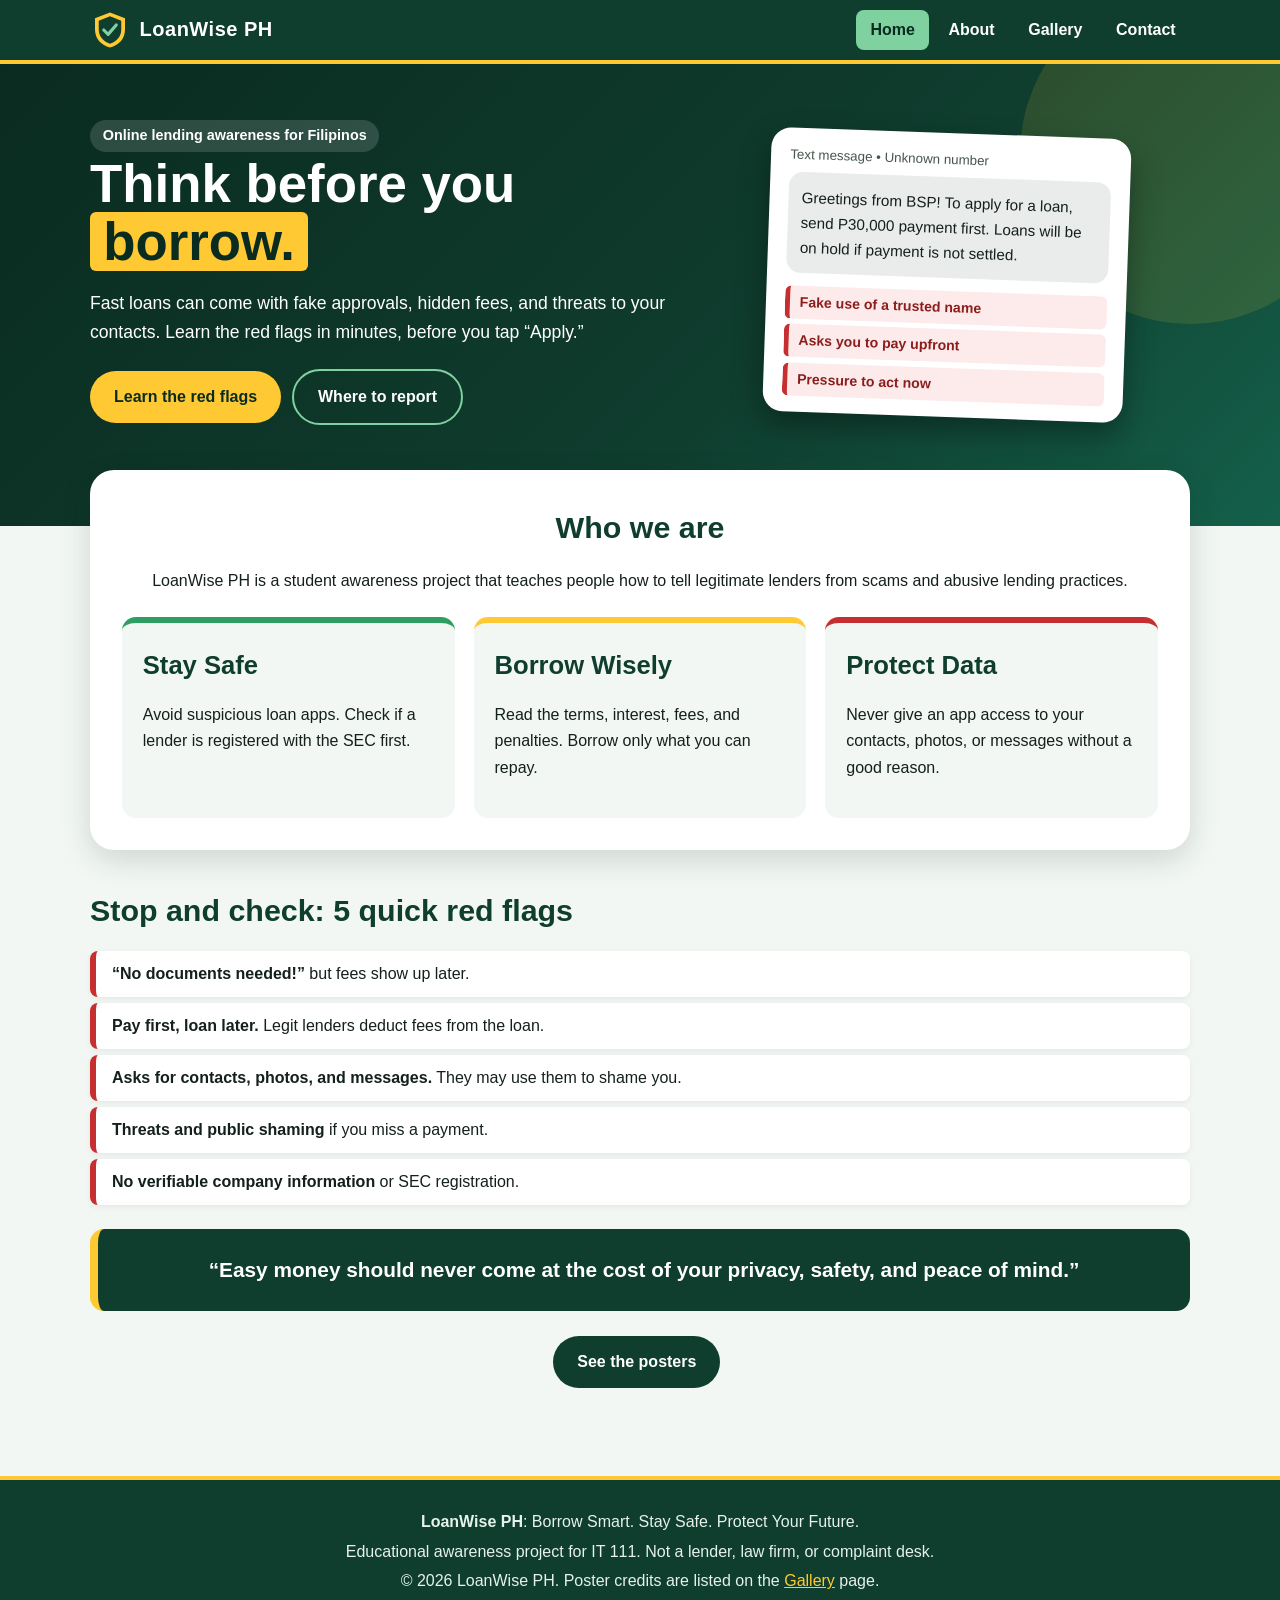
<file: index.html>
<!DOCTYPE html>
<html lang="en">
<head>
<meta charset="UTF-8">
<meta name="viewport" content="width=device-width, initial-scale=1">
<title>Home | LoanWise PH</title>
<meta name="description" content="Learn to spot online lending scams, hidden fees, and abusive collection in the Philippines.">
<link rel="icon" href="logo.svg" type="image/svg+xml">
<link rel="stylesheet" href="style.css">
</head>
<body>
<a class="skip" href="#main">Skip to main content</a>
<header class="site"><div class="container">
<a class="brand" href="index.html"><img src="logo.svg" alt="" width="40" height="40">LoanWise PH</a>
<nav aria-label="Main navigation"><ul><li><a href="index.html" aria-current="page">Home</a></li><li><a href="about.html">About</a></li><li><a href="gallery.html">Gallery</a></li><li><a href="contact.html">Contact</a></li></ul></nav>
</div></header>
<main id="main">
<section class="hero"><div class="container">
<div>
<span class="tag">Online lending awareness for Filipinos</span>
<h1>Think before you <span class="hl">borrow.</span></h1>
<p>Fast loans can come with fake approvals, hidden fees, and threats to your contacts. Learn the red flags in minutes, before you tap &ldquo;Apply.&rdquo;</p>
<a class="btn btn-primary" href="about.html">Learn the red flags</a>
<a class="btn btn-ghost" href="contact.html">Where to report</a>
</div>
<div class="sms" role="img" aria-label="Example of a scam text message with three red flags marked">
<small>Text message &bull; Unknown number</small>
<div class="bubble">Greetings from BSP! To apply for a loan, send P30,000 payment first. Loans will be on hold if payment is not settled.</div>
<ul class="flags"><li>Fake use of a trusted name</li><li>Asks you to pay upfront</li><li>Pressure to act now</li></ul>
</div>
</div></section>
<div class="container"><div class="card-panel">
<h2 class="center">Who we are</h2>
<p class="center">LoanWise PH is a student awareness project that teaches people how to tell legitimate lenders from scams and abusive lending practices.</p>
<div class="grid3" style="margin-top:1.4rem">
<article class="feature"><div class="big">Stay Safe</div><p>Avoid suspicious loan apps. Check if a lender is registered with the SEC first.</p></article>
<article class="feature"><div class="big">Borrow Wisely</div><p>Read the terms, interest, fees, and penalties. Borrow only what you can repay.</p></article>
<article class="feature"><div class="big">Protect Data</div><p>Never give an app access to your contacts, photos, or messages without a good reason.</p></article>
</div></div></div>
<section><div class="container">
<h2>Stop and check: 5 quick red flags</h2>
<ul class="redflags">
<li><strong>&ldquo;No documents needed!&rdquo;</strong> but fees show up later.</li>
<li><strong>Pay first, loan later.</strong> Legit lenders deduct fees from the loan.</li>
<li><strong>Asks for contacts, photos, and messages.</strong> They may use them to shame you.</li>
<li><strong>Threats and public shaming</strong> if you miss a payment.</li>
<li><strong>No verifiable company information</strong> or SEC registration.</li>
</ul>
<p class="quote" style="margin-top:1.5rem">&ldquo;Easy money should never come at the cost of your privacy, safety, and peace of mind.&rdquo;</p>
<p class="center"><a class="btn btn-dark" href="gallery.html">See the posters</a></p>
</div></section>
</main>
<footer><div class="container">
<p><strong>LoanWise PH</strong>: Borrow Smart. Stay Safe. Protect Your Future.</p>
<p>Educational awareness project for IT 111. Not a lender, law firm, or complaint desk.</p>
<p>&copy; 2026 LoanWise PH. Poster credits are listed on the <a href="gallery.html">Gallery</a> page.</p>
</div></footer>

</body>
</html>
</file>
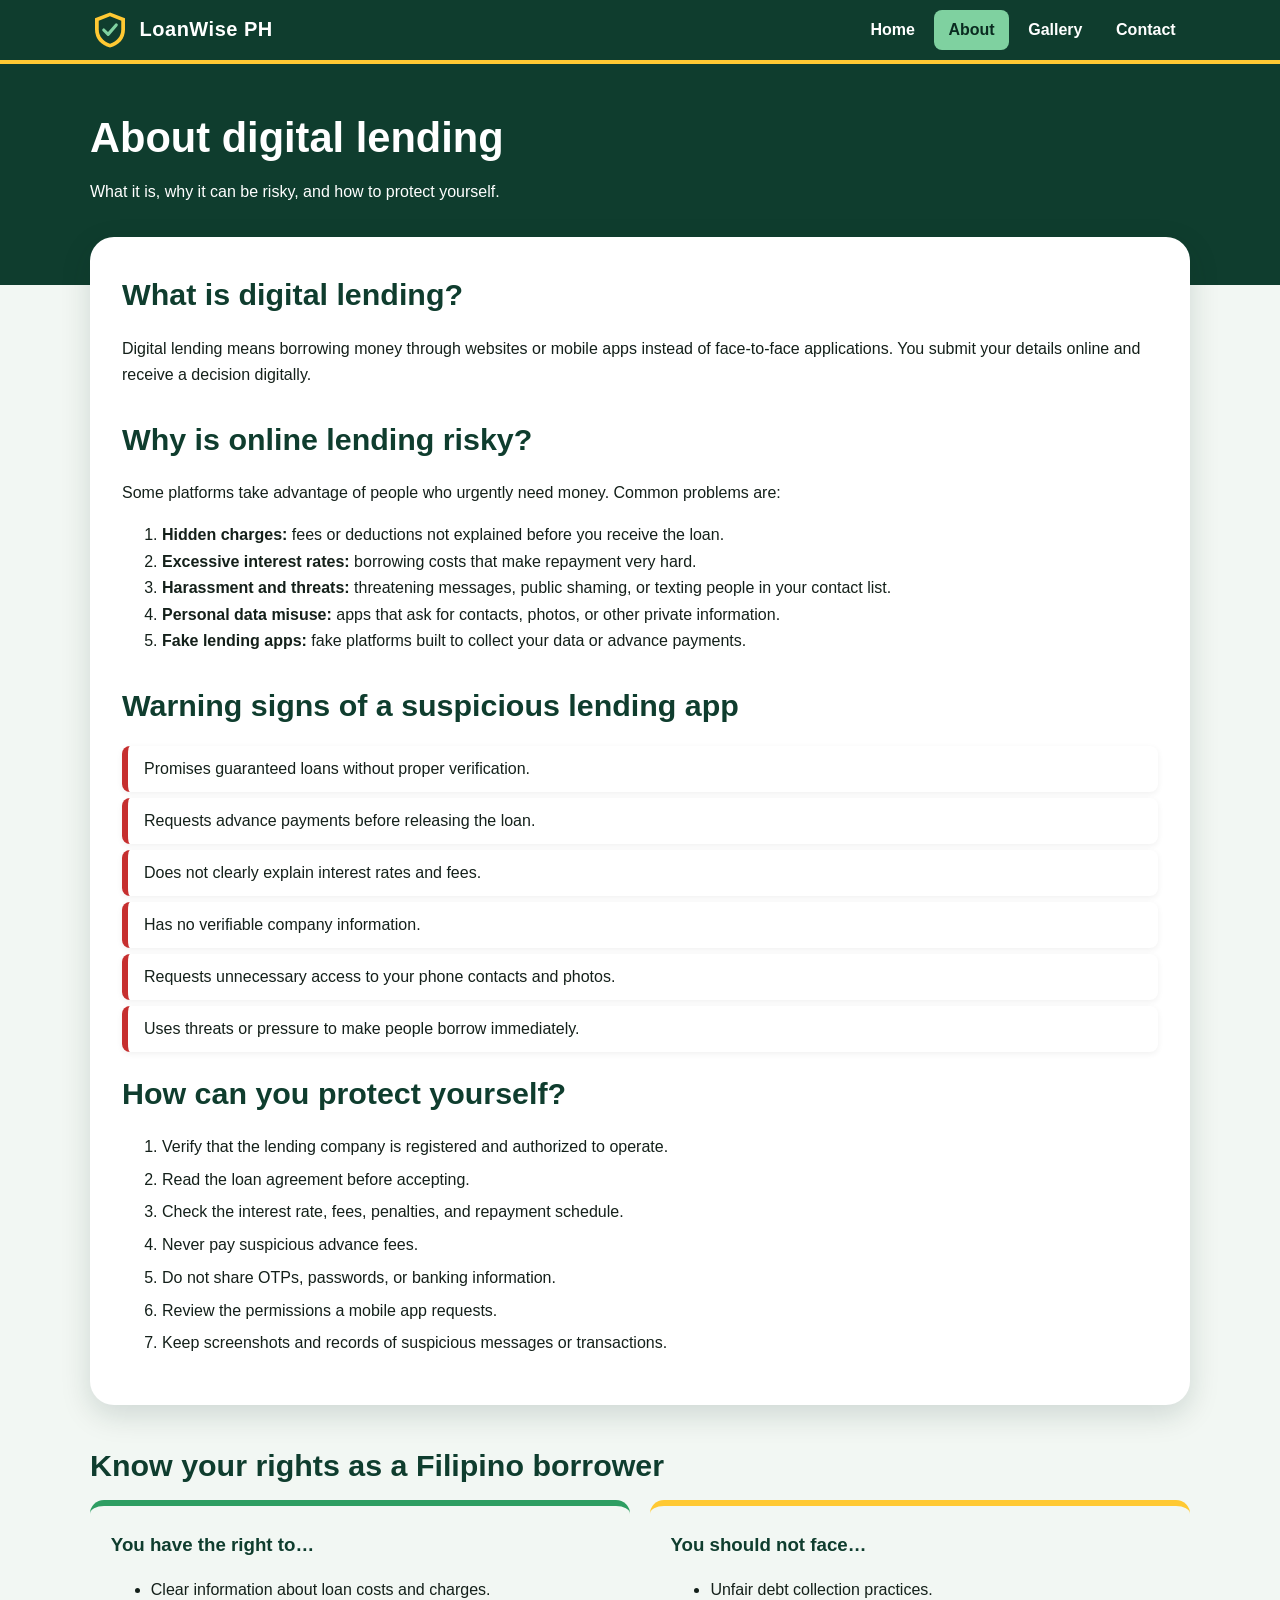
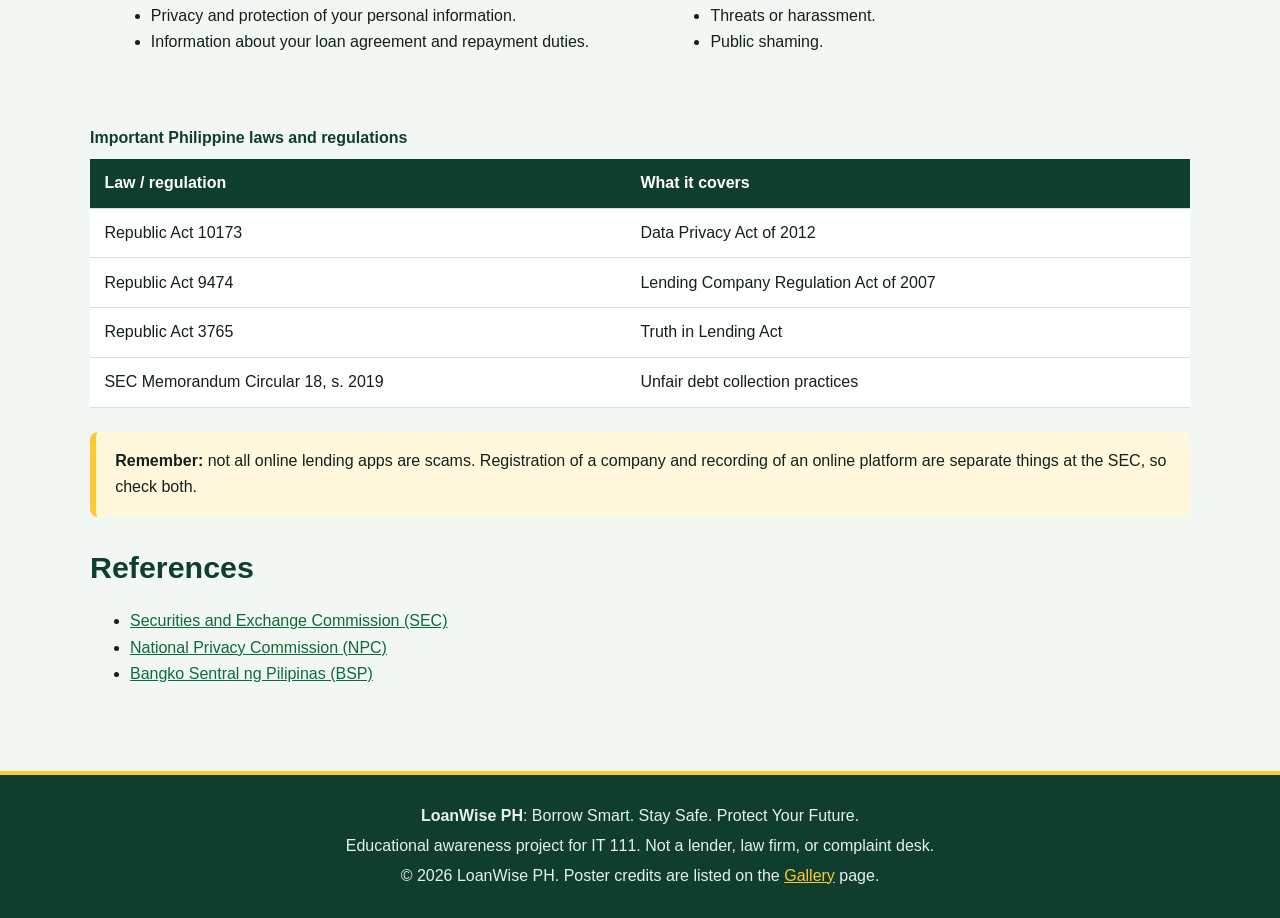
<file: about.html>
<!DOCTYPE html>
<html lang="en">
<head>
<meta charset="UTF-8">
<meta name="viewport" content="width=device-width, initial-scale=1">
<title>About | LoanWise PH</title>
<meta name="description" content="What digital lending is, its risks, warning signs, and Filipino borrower rights.">
<link rel="icon" href="logo.svg" type="image/svg+xml">
<link rel="stylesheet" href="style.css">
</head>
<body>
<a class="skip" href="#main">Skip to main content</a>
<header class="site"><div class="container">
<a class="brand" href="index.html"><img src="logo.svg" alt="" width="40" height="40">LoanWise PH</a>
<nav aria-label="Main navigation"><ul><li><a href="index.html">Home</a></li><li><a href="about.html" aria-current="page">About</a></li><li><a href="gallery.html">Gallery</a></li><li><a href="contact.html">Contact</a></li></ul></nav>
</div></header>
<main id="main">
<div class="page-title"><div class="container"><h1>About digital lending</h1><p>What it is, why it can be risky, and how to protect yourself.</p></div></div>
<div class="container"><div class="card-panel" style="margin-top:-3rem">
<h2>What is digital lending?</h2>
<p>Digital lending means borrowing money through websites or mobile apps instead of face-to-face applications. You submit your details online and receive a decision digitally.</p>
<h2 style="margin-top:1.6rem">Why is online lending risky?</h2>
<p>Some platforms take advantage of people who urgently need money. Common problems are:</p>
<ol>
<li><strong>Hidden charges:</strong> fees or deductions not explained before you receive the loan.</li>
<li><strong>Excessive interest rates:</strong> borrowing costs that make repayment very hard.</li>
<li><strong>Harassment and threats:</strong> threatening messages, public shaming, or texting people in your contact list.</li>
<li><strong>Personal data misuse:</strong> apps that ask for contacts, photos, or other private information.</li>
<li><strong>Fake lending apps:</strong> fake platforms built to collect your data or advance payments.</li>
</ol>
<h2 style="margin-top:1.6rem">Warning signs of a suspicious lending app</h2>
<ul class="redflags">
<li>Promises guaranteed loans without proper verification.</li>
<li>Requests advance payments before releasing the loan.</li>
<li>Does not clearly explain interest rates and fees.</li>
<li>Has no verifiable company information.</li>
<li>Requests unnecessary access to your phone contacts and photos.</li>
<li>Uses threats or pressure to make people borrow immediately.</li>
</ul>
<h2>How can you protect yourself?</h2>
<ol class="checklist">
<li>Verify that the lending company is registered and authorized to operate.</li>
<li>Read the loan agreement before accepting.</li>
<li>Check the interest rate, fees, penalties, and repayment schedule.</li>
<li>Never pay suspicious advance fees.</li>
<li>Do not share OTPs, passwords, or banking information.</li>
<li>Review the permissions a mobile app requests.</li>
<li>Keep screenshots and records of suspicious messages or transactions.</li>
</ol>
</div></div>
<section><div class="container">
<h2>Know your rights as a Filipino borrower</h2>
<div class="grid2">
<div class="feature"><h3>You have the right to&hellip;</h3><ul>
<li>Clear information about loan costs and charges.</li>
<li>Privacy and protection of your personal information.</li>
<li>Information about your loan agreement and repayment duties.</li></ul></div>
<div class="feature"><h3>You should not face&hellip;</h3><ul>
<li>Unfair debt collection practices.</li>
<li>Threats or harassment.</li>
<li>Public shaming.</li></ul></div>
</div>
<div class="table-wrap" style="margin-top:1.5rem"><table>
<caption>Important Philippine laws and regulations</caption>
<thead><tr><th scope="col">Law / regulation</th><th scope="col">What it covers</th></tr></thead>
<tbody>
<tr><td>Republic Act 10173</td><td>Data Privacy Act of 2012</td></tr>
<tr><td>Republic Act 9474</td><td>Lending Company Regulation Act of 2007</td></tr>
<tr><td>Republic Act 3765</td><td>Truth in Lending Act</td></tr>
<tr><td>SEC Memorandum Circular 18, s. 2019</td><td>Unfair debt collection practices</td></tr>
</tbody></table></div>
<p class="notice" style="margin-top:1.5rem"><strong>Remember:</strong> not all online lending apps are scams. Registration of a company and recording of an online platform are separate things at the SEC, so check both.</p>
<h2 style="margin-top:1.6rem">References</h2>
<ul>
<li><a href="https://www.sec.gov.ph/" target="_blank" rel="noopener">Securities and Exchange Commission (SEC)</a></li>
<li><a href="https://privacy.gov.ph/" target="_blank" rel="noopener">National Privacy Commission (NPC)</a></li>
<li><a href="https://www.bsp.gov.ph/" target="_blank" rel="noopener">Bangko Sentral ng Pilipinas (BSP)</a></li>
</ul>
</div></section>
</main>
<footer><div class="container">
<p><strong>LoanWise PH</strong>: Borrow Smart. Stay Safe. Protect Your Future.</p>
<p>Educational awareness project for IT 111. Not a lender, law firm, or complaint desk.</p>
<p>&copy; 2026 LoanWise PH. Poster credits are listed on the <a href="gallery.html">Gallery</a> page.</p>
</div></footer>

</body>
</html>
</file>
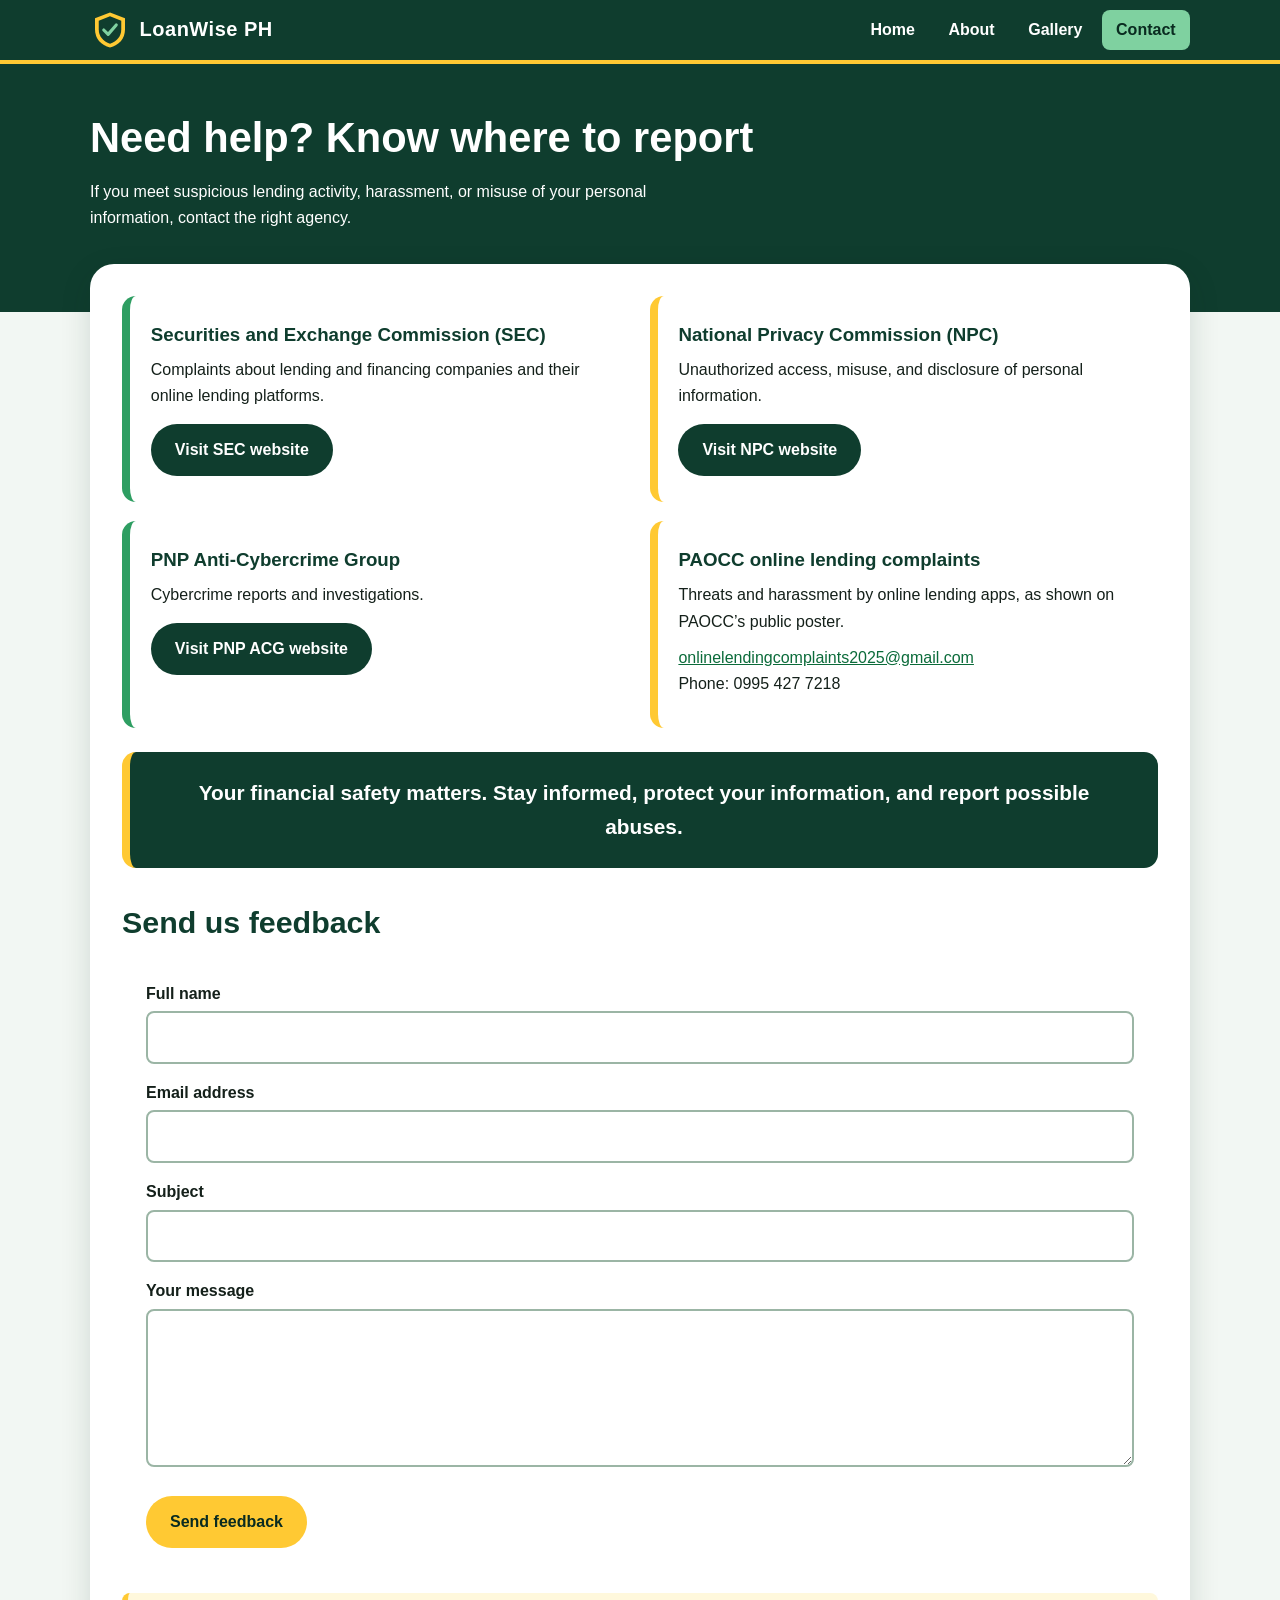
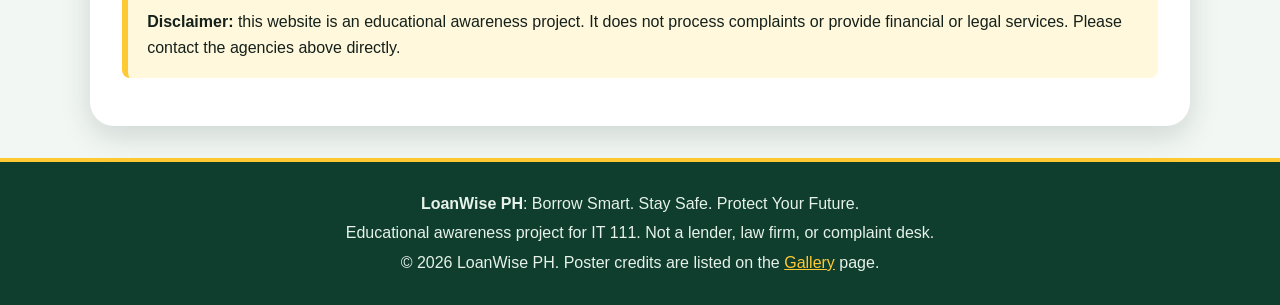
<file: contact.html>
<!DOCTYPE html>
<html lang="en">
<head>
<meta charset="UTF-8">
<meta name="viewport" content="width=device-width, initial-scale=1">
<title>Contact | LoanWise PH</title>
<meta name="description" content="Where to report suspicious online lending in the Philippines.">
<link rel="icon" href="logo.svg" type="image/svg+xml">
<link rel="stylesheet" href="style.css">
</head>
<body>
<a class="skip" href="#main">Skip to main content</a>
<header class="site"><div class="container">
<a class="brand" href="index.html"><img src="logo.svg" alt="" width="40" height="40">LoanWise PH</a>
<nav aria-label="Main navigation"><ul><li><a href="index.html">Home</a></li><li><a href="about.html">About</a></li><li><a href="gallery.html">Gallery</a></li><li><a href="contact.html" aria-current="page">Contact</a></li></ul></nav>
</div></header>
<main id="main">
<div class="page-title"><div class="container"><h1>Need help? Know where to report</h1><p>If you meet suspicious lending activity, harassment, or misuse of your personal information, contact the right agency.</p></div></div>
<div class="container"><div class="card-panel" style="margin-top:-3rem">
<div class="grid2"><article class="agency"><h3>Securities and Exchange Commission (SEC)</h3><p>Complaints about lending and financing companies and their online lending platforms.</p><a class="btn btn-dark" href="https://www.sec.gov.ph/" target="_blank" rel="noopener">Visit SEC website</a></article><article class="agency"><h3>National Privacy Commission (NPC)</h3><p>Unauthorized access, misuse, and disclosure of personal information.</p><a class="btn btn-dark" href="https://privacy.gov.ph/" target="_blank" rel="noopener">Visit NPC website</a></article><article class="agency"><h3>PNP Anti-Cybercrime Group</h3><p>Cybercrime reports and investigations.</p><a class="btn btn-dark" href="https://acg.pnp.gov.ph/" target="_blank" rel="noopener">Visit PNP ACG website</a></article><article class="agency"><h3>PAOCC online lending complaints</h3><p>Threats and harassment by online lending apps, as shown on PAOCC&rsquo;s public poster.</p><p><a href="mailto:onlinelendingcomplaints2025@gmail.com">onlinelendingcomplaints2025@gmail.com</a><br>Phone: 0995 427 7218</p></article></div>
<p class="quote" style="margin-top:1.5rem">Your financial safety matters. Stay informed, protect your information, and report possible abuses.</p>
<h2 style="margin-top:1.8rem">Send us feedback</h2>
<form id="fb" novalidate>
<div><label for="name">Full name</label><input id="name" name="name" type="text" autocomplete="name"></div>
<div><label for="email">Email address</label><input id="email" name="email" type="email" autocomplete="email"></div>
<div><label for="subject">Subject</label><input id="subject" name="subject" type="text"></div>
<div><label for="message">Your message</label><textarea id="message" name="message" rows="5"></textarea></div>
<div><button class="btn btn-primary" type="submit">Send feedback</button><p id="formMsg" role="status"></p></div>
</form>
<p class="notice" style="margin-top:1rem"><strong>Disclaimer:</strong> this website is an educational awareness project. It does not process complaints or provide financial or legal services. Please contact the agencies above directly.</p>
</div></div>
</main>
<footer><div class="container">
<p><strong>LoanWise PH</strong>: Borrow Smart. Stay Safe. Protect Your Future.</p>
<p>Educational awareness project for IT 111. Not a lender, law firm, or complaint desk.</p>
<p>&copy; 2026 LoanWise PH. Poster credits are listed on the <a href="gallery.html">Gallery</a> page.</p>
</div></footer>
<script>document.getElementById("fb").addEventListener("submit",function(e){e.preventDefault();document.getElementById("formMsg").textContent="Thanks! This demo form does not send or store your data. Please contact the agencies above to file a real report.";this.reset();});</script>
</body>
</html>
</file>
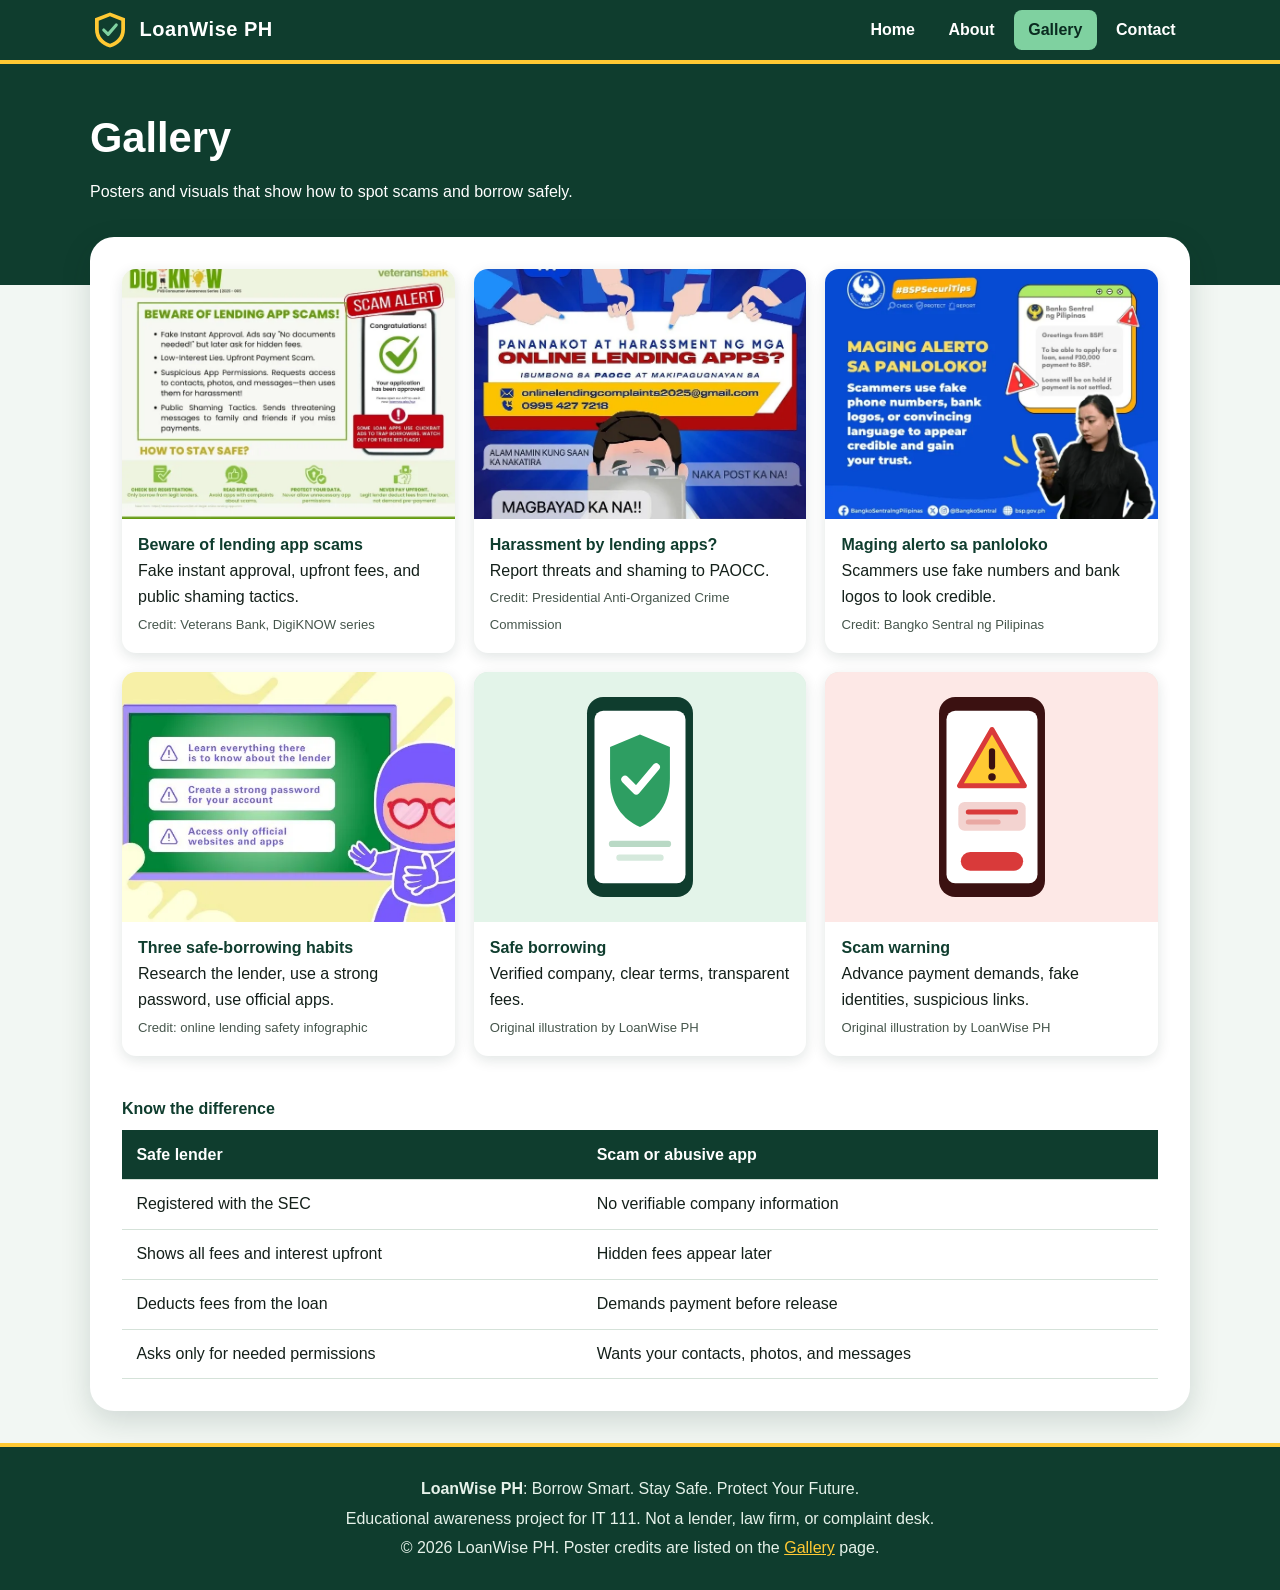
<file: gallery.html>
<!DOCTYPE html>
<html lang="en">
<head>
<meta charset="UTF-8">
<meta name="viewport" content="width=device-width, initial-scale=1">
<title>Gallery | LoanWise PH</title>
<meta name="description" content="Educational posters about online loan scams and safe borrowing.">
<link rel="icon" href="logo.svg" type="image/svg+xml">
<link rel="stylesheet" href="style.css">
</head>
<body>
<a class="skip" href="#main">Skip to main content</a>
<header class="site"><div class="container">
<a class="brand" href="index.html"><img src="logo.svg" alt="" width="40" height="40">LoanWise PH</a>
<nav aria-label="Main navigation"><ul><li><a href="index.html">Home</a></li><li><a href="about.html">About</a></li><li><a href="gallery.html" aria-current="page">Gallery</a></li><li><a href="contact.html">Contact</a></li></ul></nav>
</div></header>
<main id="main">
<div class="page-title"><div class="container"><h1>Gallery</h1><p>Posters and visuals that show how to spot scams and borrow safely.</p></div></div><div class="container"><div class="card-panel" style="margin-top:-3rem"><div class="gallery"><figure><img src="veteransbank-scam-alert.webp" alt="Veterans Bank scam alert poster listing lending app scam tactics and four ways to stay safe" width="800" height="600" loading="lazy"><figcaption><strong>Beware of lending app scams</strong>Fake instant approval, upfront fees, and public shaming tactics.<span class="credit"><br>Credit: Veterans Bank, DigiKNOW series</span></figcaption></figure><figure><img src="paocc-harassment.webp" alt="PAOCC poster about harassment by online lending apps with a complaint email and phone number" width="800" height="600" loading="lazy"><figcaption><strong>Harassment by lending apps?</strong>Report threats and shaming to PAOCC.<span class="credit"><br>Credit: Presidential Anti-Organized Crime Commission</span></figcaption></figure><figure><img src="bsp-alert.webp" alt="BSP security tip poster showing a fake loan text asking for a P30,000 payment" width="800" height="600" loading="lazy"><figcaption><strong>Maging alerto sa panloloko</strong>Scammers use fake numbers and bank logos to look credible.<span class="credit"><br>Credit: Bangko Sentral ng Pilipinas</span></figcaption></figure><figure><img src="lender-tips.webp" alt="Cartoon character beside three tips: learn about the lender, use a strong password, use official apps only" width="800" height="600" loading="lazy"><figcaption><strong>Three safe-borrowing habits</strong>Research the lender, use a strong password, use official apps.<span class="credit"><br>Credit: online lending safety infographic</span></figcaption></figure><figure><img src="safe-borrowing.svg" alt="Illustration of a phone with a green shield and check mark" width="800" height="600" loading="lazy"><figcaption><strong>Safe borrowing</strong>Verified company, clear terms, transparent fees.<span class="credit"><br>Original illustration by LoanWise PH</span></figcaption></figure><figure><img src="scam-warning.svg" alt="Illustration of a phone with a warning triangle and a fake loan message" width="800" height="600" loading="lazy"><figcaption><strong>Scam warning</strong>Advance payment demands, fake identities, suspicious links.<span class="credit"><br>Original illustration by LoanWise PH</span></figcaption></figure></div>
<div class="table-wrap" style="margin-top:2rem"><table>
<caption>Know the difference</caption>
<thead><tr><th scope="col">Safe lender</th><th scope="col">Scam or abusive app</th></tr></thead>
<tbody>
<tr><td>Registered with the SEC</td><td>No verifiable company information</td></tr>
<tr><td>Shows all fees and interest upfront</td><td>Hidden fees appear later</td></tr>
<tr><td>Deducts fees from the loan</td><td>Demands payment before release</td></tr>
<tr><td>Asks only for needed permissions</td><td>Wants your contacts, photos, and messages</td></tr>
</tbody></table></div></div></div>
</main>
<footer><div class="container">
<p><strong>LoanWise PH</strong>: Borrow Smart. Stay Safe. Protect Your Future.</p>
<p>Educational awareness project for IT 111. Not a lender, law firm, or complaint desk.</p>
<p>&copy; 2026 LoanWise PH. Poster credits are listed on the <a href="gallery.html">Gallery</a> page.</p>
</div></footer>

</body>
</html>
</file>
<file: style.css>
:root{--deep:#0a2b20;--forest:#0f3d2e;--leaf:#2e9e62;--mint:#7fd1a0;--sun:#ffc933;--alert:#c62f2f;--paper:#f2f7f3;--ink:#14201a;--muted:#46564c;--r:14px}
*{box-sizing:border-box}
html{scroll-behavior:smooth}
body{margin:0;font-family:"Trebuchet MS","Segoe UI",Verdana,sans-serif;color:var(--ink);background:var(--paper);line-height:1.65}
img{max-width:100%;height:auto;display:block}
a{color:#0b6b3a}
a:focus-visible,button:focus-visible,input:focus-visible,textarea:focus-visible{outline:3px solid var(--sun);outline-offset:3px}
.skip{position:absolute;left:-999px;top:0;background:var(--sun);color:#000;padding:.6rem 1rem;z-index:99}
.skip:focus{left:0}
.container{width:90%;max-width:1100px;margin:auto}
/* header */
header.site{background:var(--forest);position:sticky;top:0;z-index:10;border-bottom:4px solid var(--sun)}
header.site .container{display:flex;align-items:center;justify-content:space-between;flex-wrap:wrap;gap:.5rem;padding:.6rem 0}
.brand{display:flex;align-items:center;gap:.6rem;color:#fff;text-decoration:none;font-weight:800;font-size:1.25rem;letter-spacing:.5px}
.brand img{width:40px;height:40px}
nav ul{list-style:none;margin:0;padding:0;display:flex;gap:.3rem;flex-wrap:wrap}
nav a{display:block;color:#fff;text-decoration:none;font-weight:700;padding:.45rem .9rem;border-radius:8px}
nav a:hover{background:rgba(255,255,255,.15)}
nav a[aria-current="page"]{background:var(--mint);color:var(--deep)}
/* hero */
.hero{background:linear-gradient(135deg,var(--deep),var(--forest) 60%,#14604a);color:#fff;padding:3.5rem 0 6rem;position:relative;overflow:hidden}
.hero::after{content:"";position:absolute;right:-80px;top:-80px;width:340px;height:340px;border-radius:50%;background:rgba(255,201,51,.12)}
.hero .container{display:grid;grid-template-columns:1.2fr 1fr;gap:2rem;align-items:center;position:relative;z-index:1}
.hero h1{font-size:clamp(2rem,5vw,3.3rem);line-height:1.1;margin:.2rem 0 1rem}
.hero h1 .hl{background:var(--sun);color:var(--deep);padding:0 .25em;border-radius:6px}
.hero p{font-size:1.1rem;max-width:34em}
.tag{display:inline-block;background:rgba(255,255,255,.14);padding:.25rem .8rem;border-radius:99px;font-weight:700;font-size:.9rem}
.btn{display:inline-block;border:0;border-radius:99px;padding:.8rem 1.5rem;font:inherit;font-weight:800;text-decoration:none;cursor:pointer;margin:.3rem .4rem .3rem 0}
.btn-primary{background:var(--sun);color:var(--deep)}
.btn-ghost{background:transparent;color:#fff;border:2px solid var(--mint)}
.btn-dark{background:var(--forest);color:#fff}
.btn:hover{transform:translateY(-2px)}
.sms{background:#fff;color:var(--ink);border-radius:20px;padding:1rem 1.2rem;box-shadow:0 14px 30px rgba(0,0,0,.35);max-width:360px;justify-self:center;transform:rotate(2deg)}
.sms small{color:var(--muted);display:block;margin-bottom:.4rem}
.sms .bubble{background:#e9ecea;border-radius:14px;padding:.8rem;font-size:.95rem}
.sms .flags{margin:.8rem 0 0;padding:0;list-style:none;display:grid;gap:.35rem}
.sms .flags li{background:#fdeaea;color:#8c1d1d;border-left:5px solid var(--alert);padding:.3rem .6rem;border-radius:6px;font-size:.88rem;font-weight:700}
/* sections */
.card-panel{background:#fff;border-radius:24px;margin-top:-3.5rem;padding:2rem;position:relative;z-index:2;box-shadow:0 10px 30px rgba(10,43,32,.15)}
section{padding:2.2rem 0}
h2{font-size:1.9rem;color:var(--forest);margin:0 0 .6rem}
h3{color:var(--forest);margin:.2rem 0 .4rem}
.center{text-align:center}
.grid3{display:grid;grid-template-columns:repeat(3,1fr);gap:1.2rem}
.grid2{display:grid;grid-template-columns:repeat(2,1fr);gap:1.2rem}
.feature{background:var(--paper);border-radius:var(--r);padding:1.3rem;border-top:6px solid var(--leaf)}
.feature:nth-child(2){border-color:var(--sun)}
.feature:nth-child(3){border-color:var(--alert)}
.feature .big{font-size:1.6rem;font-weight:800;color:var(--forest)}
.quote{background:var(--forest);color:#fff;border-radius:var(--r);padding:1.5rem 2rem;font-size:1.3rem;font-weight:700;text-align:center;border-left:8px solid var(--sun)}
.redflags li,.checklist li{margin:.4rem 0}
.redflags{list-style:none;padding:0}
.redflags li{background:#fff;border-left:6px solid var(--alert);padding:.6rem 1rem;border-radius:8px;box-shadow:0 2px 6px rgba(0,0,0,.06)}
.page-title{background:var(--forest);color:#fff;padding:2.5rem 0 5rem}
.page-title h1{margin:0 0 .4rem;font-size:clamp(1.8rem,4vw,2.6rem)}
.page-title p{margin:0;max-width:40em}
/* table */
.table-wrap{overflow-x:auto}
table{width:100%;border-collapse:collapse;background:#fff}
caption{text-align:left;font-weight:800;padding:.5rem 0;color:var(--forest)}
th,td{text-align:left;padding:.7rem .9rem;border-bottom:1px solid #d5e2d9}
th{background:var(--forest);color:#fff}
/* gallery */
.gallery{display:grid;grid-template-columns:repeat(3,1fr);gap:1.2rem}
.gallery figure{margin:0;background:#fff;border-radius:var(--r);overflow:hidden;box-shadow:0 4px 14px rgba(10,43,32,.12)}
.gallery img{width:100%;aspect-ratio:4/3;object-fit:cover;background:#dfe9e2}
.gallery figcaption{padding:.8rem 1rem 1rem}
.gallery figcaption strong{display:block;color:var(--forest)}
.gallery .credit{font-size:.82rem;color:var(--muted)}
/* contact */
.agency{background:#fff;border-radius:var(--r);padding:1.3rem;border-left:8px solid var(--leaf)}
.agency:nth-child(even){border-color:var(--sun)}
.agency p{margin:.2rem 0 .6rem}
form{background:#fff;padding:1.5rem;border-radius:var(--r);display:grid;gap:1rem}
label{font-weight:700;display:block;margin-bottom:.25rem}
input,textarea{width:100%;font:inherit;padding:.7rem;border:2px solid #9bb5a5;border-radius:8px}
.notice{background:#fff8dc;border-left:6px solid var(--sun);padding:1rem 1.2rem;border-radius:8px}
#formMsg{font-weight:800;color:#0b6b3a;margin:0}
footer{background:var(--forest);color:#e6f2ea;text-align:center;padding:1.6rem 0;margin-top:2rem;border-top:4px solid var(--sun)}
footer p{margin:.2rem 0}
footer a{color:var(--sun)}
@media (max-width:800px){.hero .container,.grid3,.grid2,.gallery{grid-template-columns:1fr}.hero{padding-bottom:5rem}.sms{transform:none}.card-panel{padding:1.2rem}}
@media (min-width:801px) and (max-width:1000px){.gallery{grid-template-columns:repeat(2,1fr)}}
@media (prefers-reduced-motion:reduce){*{transition:none!important;scroll-behavior:auto!important}.btn:hover{transform:none}}
</file>
